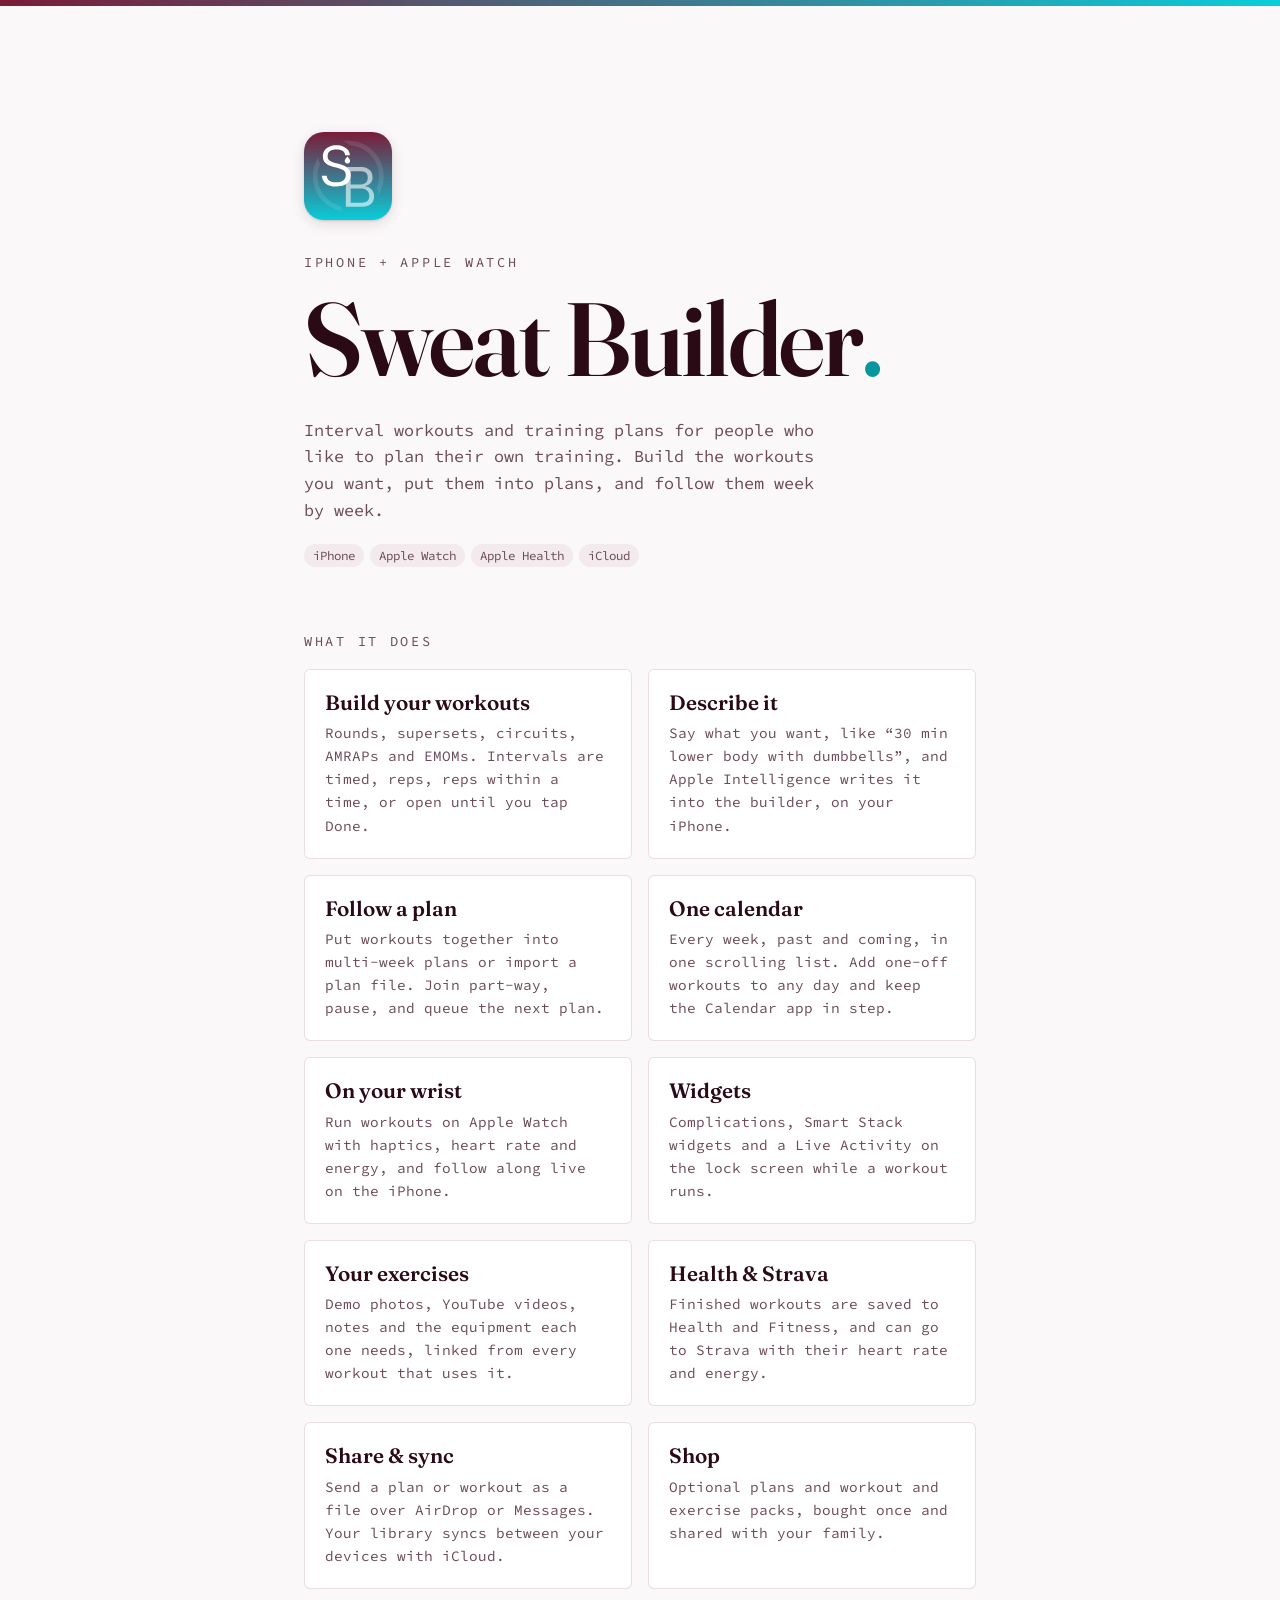
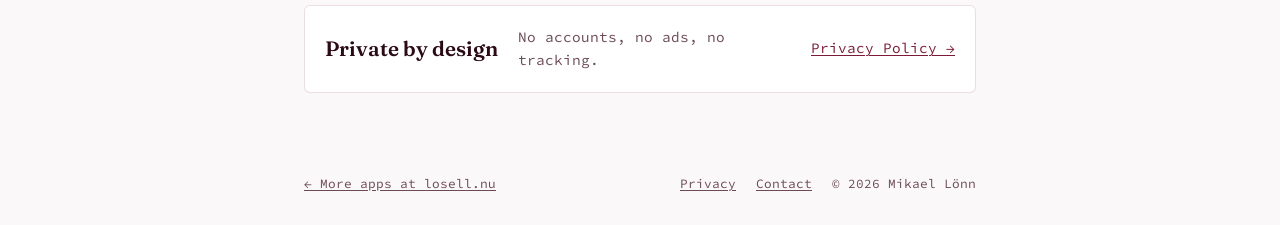
<file: index.html>
<!doctype html>
<html lang="en">
<head>
  <meta charset="utf-8" />
  <meta name="viewport" content="width=device-width, initial-scale=1" />
  <title>Sweat Builder</title>
  <meta name="description" content="Build your own interval workouts and training plans, and run them on iPhone and Apple Watch." />
  <link rel="icon" href="/icon.svg" type="image/svg+xml" />
  <link rel="preconnect" href="https://fonts.googleapis.com" />
  <link rel="preconnect" href="https://fonts.gstatic.com" crossorigin />
  <link href="https://fonts.googleapis.com/css2?family=Fraunces:opsz,wght@9..144,400;9..144,600&family=Source+Code+Pro:wght@400;500&display=swap" rel="stylesheet" />
  <link rel="stylesheet" href="/style.css" />
</head>
<body>
  <main>
    <img class="hero-icon" src="/icon.svg" alt="" width="88" height="88" />
    <p class="eyebrow">iPhone + Apple Watch</p>
    <h1>Sweat Builder<span class="dot">.</span></h1>
    <p class="lead">Interval workouts and training plans for people who like to plan their own training. Build the workouts you want, put them into plans, and follow them week by week.</p>
    <ul class="chips" aria-label="Works with">
      <li>iPhone</li>
      <li>Apple Watch</li>
      <li>Apple Health</li>
      <li>iCloud</li>
    </ul>

    <h2 class="section-title">What it does</h2>
    <ul class="features">
      <li class="feature surface">
        <h3>Build your workouts</h3>
        <p>Rounds, supersets, circuits, AMRAPs and EMOMs. Intervals are timed, reps, reps within a time, or open until you tap Done.</p>
      </li>
      <li class="feature surface">
        <h3>Describe it</h3>
        <p>Say what you want, like “30 min lower body with dumbbells”, and Apple Intelligence writes it into the builder, on your iPhone.</p>
      </li>
      <li class="feature surface">
        <h3>Follow a plan</h3>
        <p>Put workouts together into multi-week plans or import a plan file. Join part-way, pause, and queue the next plan.</p>
      </li>
      <li class="feature surface">
        <h3>One calendar</h3>
        <p>Every week, past and coming, in one scrolling list. Add one-off workouts to any day and keep the Calendar app in step.</p>
      </li>
      <li class="feature surface">
        <h3>On your wrist</h3>
        <p>Run workouts on Apple Watch with haptics, heart rate and energy, and follow along live on the iPhone.</p>
      </li>
      <li class="feature surface">
        <h3>Widgets</h3>
        <p>Complications, Smart Stack widgets and a Live Activity on the lock screen while a workout runs.</p>
      </li>
      <li class="feature surface">
        <h3>Your exercises</h3>
        <p>Demo photos, YouTube videos, notes and the equipment each one needs, linked from every workout that uses it.</p>
      </li>
      <li class="feature surface">
        <h3>Health &amp; Strava</h3>
        <p>Finished workouts are saved to Health and Fitness, and can go to Strava with their heart rate and energy.</p>
      </li>
      <li class="feature surface">
        <h3>Share &amp; sync</h3>
        <p>Send a plan or workout as a file over AirDrop or Messages. Your library syncs between your devices with iCloud.</p>
      </li>
      <li class="feature surface">
        <h3>Shop</h3>
        <p>Optional plans and workout and exercise packs, bought once and shared with your family.</p>
      </li>
    </ul>

    <div class="privacy surface">
      <h3>Private by design</h3>
      <p>No accounts, no ads, no tracking.</p>
      <a class="more" href="/privacy">Privacy Policy →</a>
    </div>
  </main>

  <footer>
    <a href="https://losell.nu/apps">← More apps at losell.nu</a>
    <nav aria-label="Site">
      <a href="/privacy">Privacy</a>
      <a href="mailto:mikael@losell.nu">Contact</a>
      <span>© <span id="year">2026</span> Mikael Lönn</span>
    </nav>
  </footer>

  <script>
    document.getElementById("year").textContent = new Date().getFullYear();
  </script>
</body>
</html>
</file>
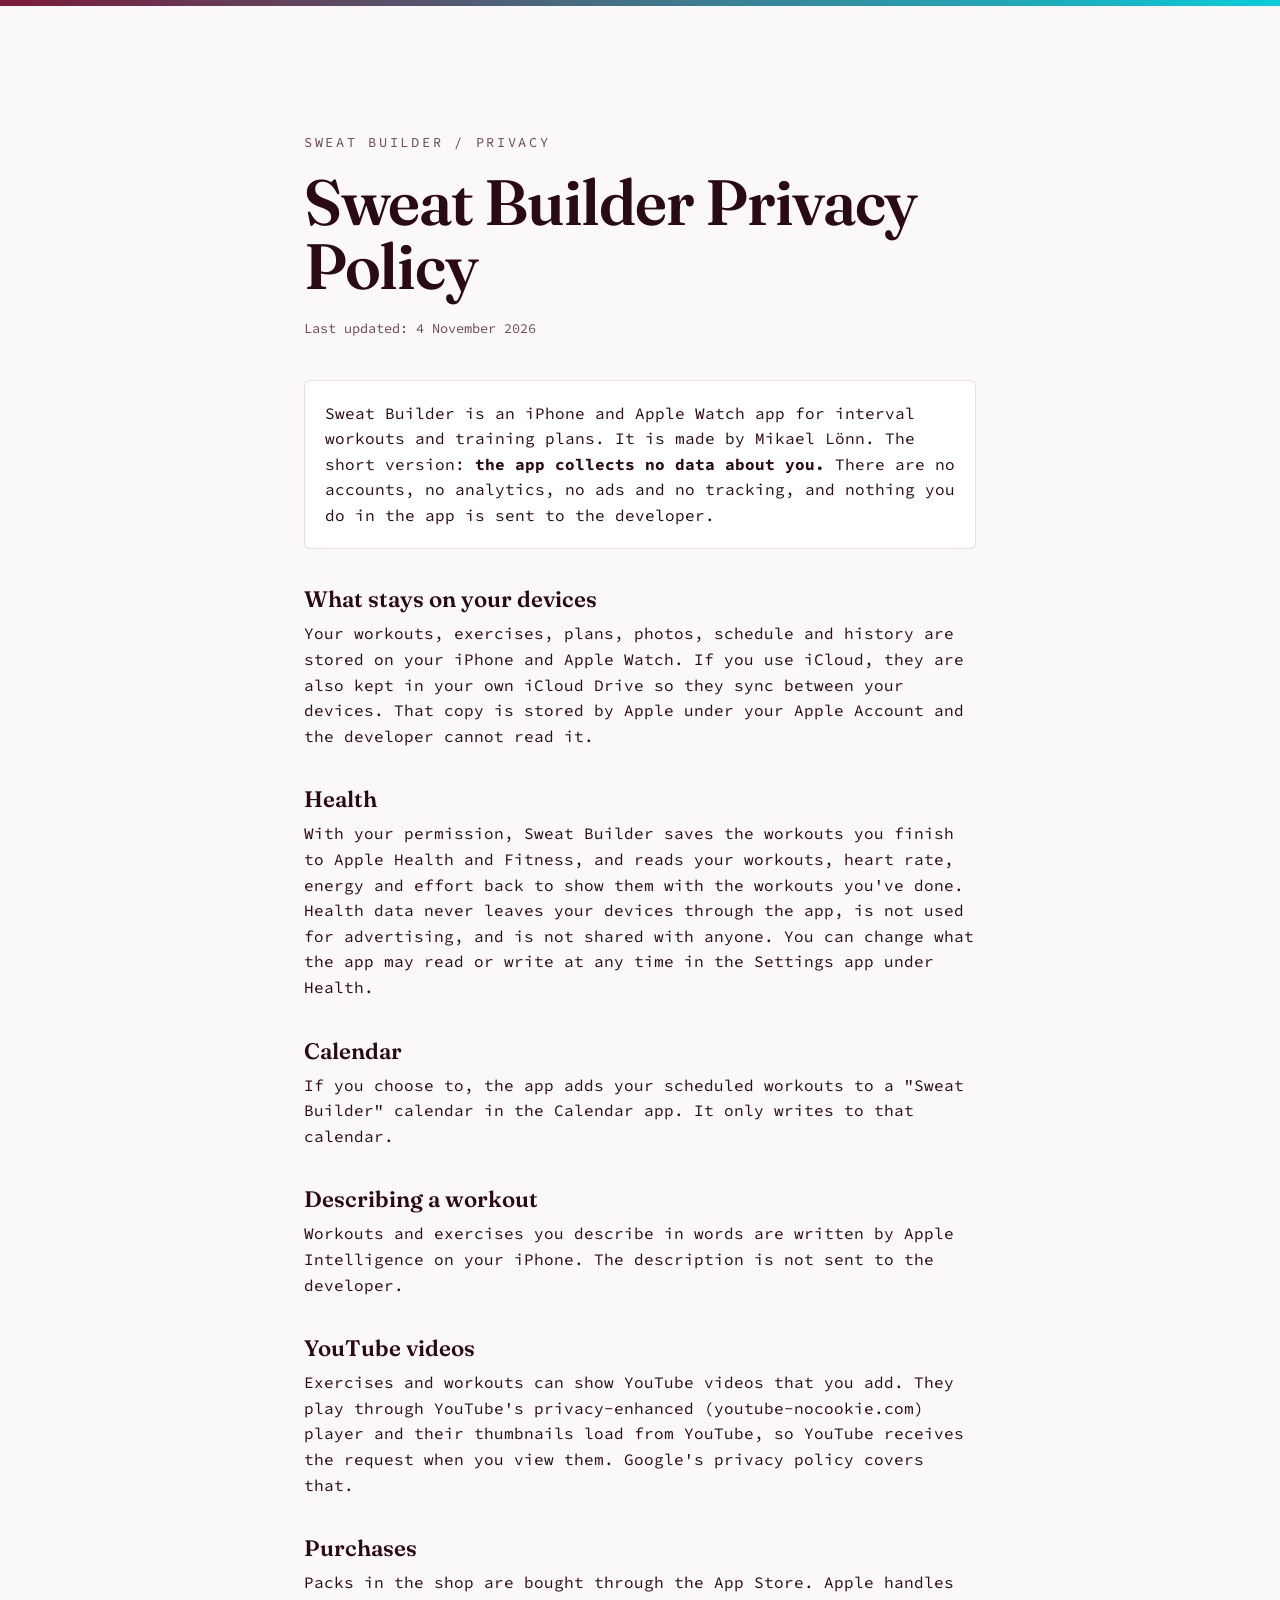
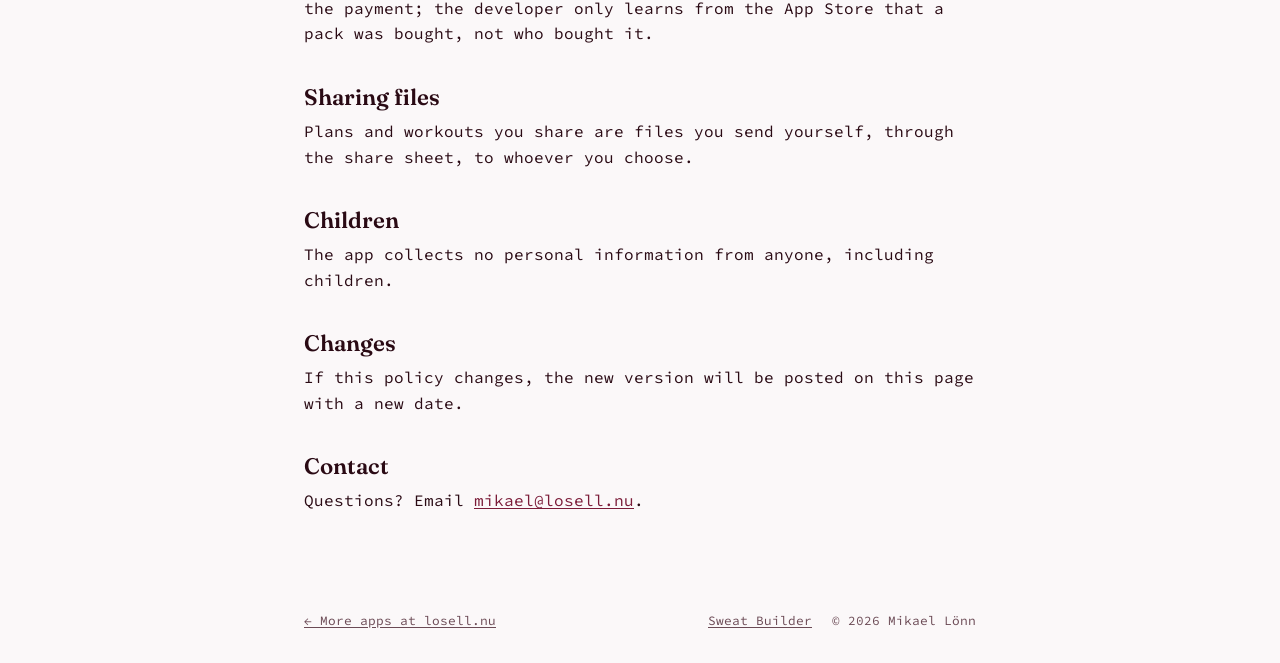
<file: privacy.html>
<!doctype html>
<html lang="en">
<head>
  <meta charset="utf-8" />
  <meta name="viewport" content="width=device-width, initial-scale=1" />
  <title>Sweat Builder Privacy Policy</title>
  <link rel="icon" href="/icon.svg" type="image/svg+xml" />
  <link rel="preconnect" href="https://fonts.googleapis.com" />
  <link rel="preconnect" href="https://fonts.gstatic.com" crossorigin />
  <link href="https://fonts.googleapis.com/css2?family=Fraunces:opsz,wght@9..144,400;9..144,600&family=Source+Code+Pro:wght@400;500&display=swap" rel="stylesheet" />
  <link rel="stylesheet" href="/style.css" />
</head>
<body>
  <main class="doc">
<p class="eyebrow"><a href="/">Sweat Builder</a> / Privacy</p>
<h1>Sweat Builder Privacy Policy</h1>
<p class="updated">Last updated: 4 November 2026</p>

<div class="body">
<p>Sweat Builder is an iPhone and Apple Watch app for interval workouts and training plans. It is made by
Mikael Lönn. The short version: <strong>the app collects no data about you.</strong> There are no accounts, no
analytics, no ads and no tracking, and nothing you do in the app is sent to the developer.</p>

<h2>What stays on your devices</h2>
<p>Your workouts, exercises, plans, photos, schedule and history are stored on your iPhone and Apple Watch. If you
use iCloud, they are also kept in your own iCloud Drive so they sync between your devices. That copy is stored by
Apple under your Apple Account and the developer cannot read it.</p>

<h2>Health</h2>
<p>With your permission, Sweat Builder saves the workouts you finish to Apple Health and Fitness, and reads your
workouts, heart rate, energy and effort back to show them with the workouts you've done. Health data never leaves
your devices through the app, is not used for advertising, and is not shared with anyone. You can change what the app
may read or write at any time in the Settings app under Health.</p>

<h2>Calendar</h2>
<p>If you choose to, the app adds your scheduled workouts to a "Sweat Builder" calendar in the Calendar app. It
only writes to that calendar.</p>

<h2>Describing a workout</h2>
<p>Workouts and exercises you describe in words are written by Apple Intelligence on your iPhone. The description is
not sent to the developer.</p>

<h2>YouTube videos</h2>
<p>Exercises and workouts can show YouTube videos that you add. They play through YouTube's privacy-enhanced
(youtube-nocookie.com) player and their thumbnails load from YouTube, so YouTube receives the request when you view
them. Google's privacy policy covers that.</p>

<h2>Purchases</h2>
<p>Packs in the shop are bought through the App Store. Apple handles the payment; the developer only learns from the
App Store that a pack was bought, not who bought it.</p>

<h2>Sharing files</h2>
<p>Plans and workouts you share are files you send yourself, through the share sheet, to whoever you choose.</p>

<h2>Children</h2>
<p>The app collects no personal information from anyone, including children.</p>

<h2>Changes</h2>
<p>If this policy changes, the new version will be posted on this page with a new date.</p>

<h2>Contact</h2>
<p>Questions? Email <a href="mailto:mikael@losell.nu">mikael@losell.nu</a>.</p>
</div>
  </main>

  <footer>
    <a href="https://losell.nu/apps">← More apps at losell.nu</a>
    <nav aria-label="Site">
      <a href="/">Sweat Builder</a>
      <span>© <span id="year">2026</span> Mikael Lönn</span>
    </nav>
  </footer>

  <script>
    document.getElementById("year").textContent = new Date().getFullYear();
  </script>
</body>
</html>
</file>
<file: style.css>
/* Same look as losell.nu/apps: plum → turquoise from the app icon. */
:root {
  --background: #fbf8f9;
  --surface: #ffffff;
  --color: #2a0a14;
  --muted: #6b4a55;
  --accent: #7b1b38;
  --accent-2: #07959e;
  --gradient: linear-gradient(90deg, #7b1b38, #09cdda);
  --line: rgba(123, 27, 56, 0.15);
  --chip: rgba(123, 27, 56, 0.06);
  color-scheme: light;
}
@media (prefers-color-scheme: dark) {
  :root:not([data-theme="light"]) {
    --background: #1c0a12;
    --surface: #2a1019;
    --color: #f6eef1;
    --muted: #b99aa5;
    --accent: #dd6589;
    --accent-2: #09cdda;
    --gradient: linear-gradient(90deg, #dd6589, #09cdda);
    --line: rgba(246, 238, 241, 0.15);
    --chip: rgba(246, 238, 241, 0.06);
    color-scheme: dark;
  }
}
:root[data-theme="dark"] {
  --background: #1c0a12;
  --surface: #2a1019;
  --color: #f6eef1;
  --muted: #b99aa5;
  --accent: #dd6589;
  --accent-2: #09cdda;
  --gradient: linear-gradient(90deg, #dd6589, #09cdda);
  --line: rgba(246, 238, 241, 0.15);
  --chip: rgba(246, 238, 241, 0.06);
  color-scheme: dark;
}

*, *::before, *::after { box-sizing: border-box; }

html, body { margin: 0; padding: 0; }

body {
  min-height: 100vh;
  min-height: 100dvh;
  display: flex;
  flex-direction: column;
  background: var(--background);
  color: var(--color);
  font-family: "Source Code Pro", ui-monospace, monospace;
  font-size: 1rem;
  line-height: 1.6;
}
body::before {
  content: "";
  flex: none;
  height: 6px;
  background: var(--gradient);
}

a { color: var(--accent); text-underline-offset: 0.15em; }
a:hover, a:focus-visible { color: var(--accent-2); }

main {
  flex: 1;
  width: 100%;
  max-width: 44rem;
  margin: 0 auto;
  padding: clamp(4rem, 14vh, 9rem) 1rem 3rem;
}

.eyebrow {
  margin: 0 0 1rem;
  font-size: 0.85rem;
  letter-spacing: 0.2em;
  text-transform: uppercase;
  color: var(--muted);
}
.eyebrow a { color: inherit; text-decoration: none; }
.eyebrow a:hover, .eyebrow a:focus-visible { color: var(--accent); }

h1, h2, h3 {
  font-family: "Fraunces", Georgia, serif;
  font-weight: 600;
}

h1 {
  margin: 0;
  font-size: clamp(3.25rem, 14vw, 6.5rem);
  line-height: 0.95;
  letter-spacing: -0.02em;
}
h1 .dot { color: var(--accent-2); }

.lead {
  margin: 1.75rem 0 0;
  max-width: 32rem;
  font-size: 1.05rem;
  color: var(--muted);
}

.chips {
  list-style: none;
  margin: 1.25rem 0 0;
  padding: 0;
  display: flex;
  flex-wrap: wrap;
  gap: 0.4rem;
}
.chips li {
  padding: 0.1rem 0.55rem;
  border-radius: 999px;
  background: var(--chip);
  font-size: 0.78rem;
  color: var(--muted);
}

/* Home page */

.hero-icon {
  display: block;
  width: 5.5rem;
  height: 5.5rem;
  margin: 0 0 2rem;
  border-radius: 22.5%;
  box-shadow: 0 1px 2px rgba(42, 10, 20, 0.15), 0 4px 14px rgba(42, 10, 20, 0.12);
}

.section-title {
  margin: 4rem 0 1rem;
  font-size: 0.85rem;
  font-family: inherit;
  font-weight: 400;
  letter-spacing: 0.2em;
  text-transform: uppercase;
  color: var(--muted);
}

.features {
  list-style: none;
  margin: 0;
  padding: 0;
  display: grid;
  grid-template-columns: repeat(2, minmax(0, 1fr));
  gap: 1rem;
}

.surface {
  padding: 1.25rem;
  border: 1px solid var(--line);
  border-radius: 6px;
  background: var(--surface);
}

.feature h3 {
  margin: 0;
  font-size: 1.3rem;
  line-height: 1.25;
}
.feature p {
  margin: 0.4rem 0 0;
  font-size: 0.9rem;
  color: var(--muted);
}

.privacy {
  margin-top: 1rem;
  display: flex;
  align-items: center;
  flex-wrap: wrap;
  gap: 0.5rem 1.25rem;
}
.privacy h3 {
  margin: 0;
  font-size: 1.3rem;
  line-height: 1.25;
}
.privacy p {
  margin: 0;
  flex: 1 1 16rem;
  font-size: 0.9rem;
  color: var(--muted);
}
.privacy .more {
  margin-left: auto;
  font-size: 0.9rem;
  white-space: nowrap;
}

/* Privacy policy */

.doc h1 {
  font-size: clamp(2.5rem, 10vw, 4rem);
  line-height: 1;
}
.doc .updated {
  margin: 1.25rem 0 0;
  font-size: 0.85rem;
  color: var(--muted);
}
.doc .body {
  margin-top: 2.5rem;
}
.doc h2 {
  margin: 2.25rem 0 0.5rem;
  font-size: 1.4rem;
  line-height: 1.25;
}
.doc p { margin: 0 0 1rem; }
.doc .body > p:first-child {
  padding: 1.25rem;
  border: 1px solid var(--line);
  border-radius: 6px;
  background: var(--surface);
}

footer {
  display: flex;
  flex-wrap: wrap;
  justify-content: space-between;
  gap: 0.5rem 1rem;
  width: 100%;
  max-width: 44rem;
  margin: 0 auto;
  padding: 2rem 1rem;
  font-size: 0.8rem;
  color: var(--muted);
}
footer a { color: inherit; }
footer a:hover, footer a:focus-visible { color: var(--accent); }
footer nav { display: flex; flex-wrap: wrap; gap: 0.5rem 1.25rem; }

@media (max-width: 560px) {
  .features { grid-template-columns: 1fr; }
  .hero-icon { width: 4.5rem; height: 4.5rem; }
}
</file>
